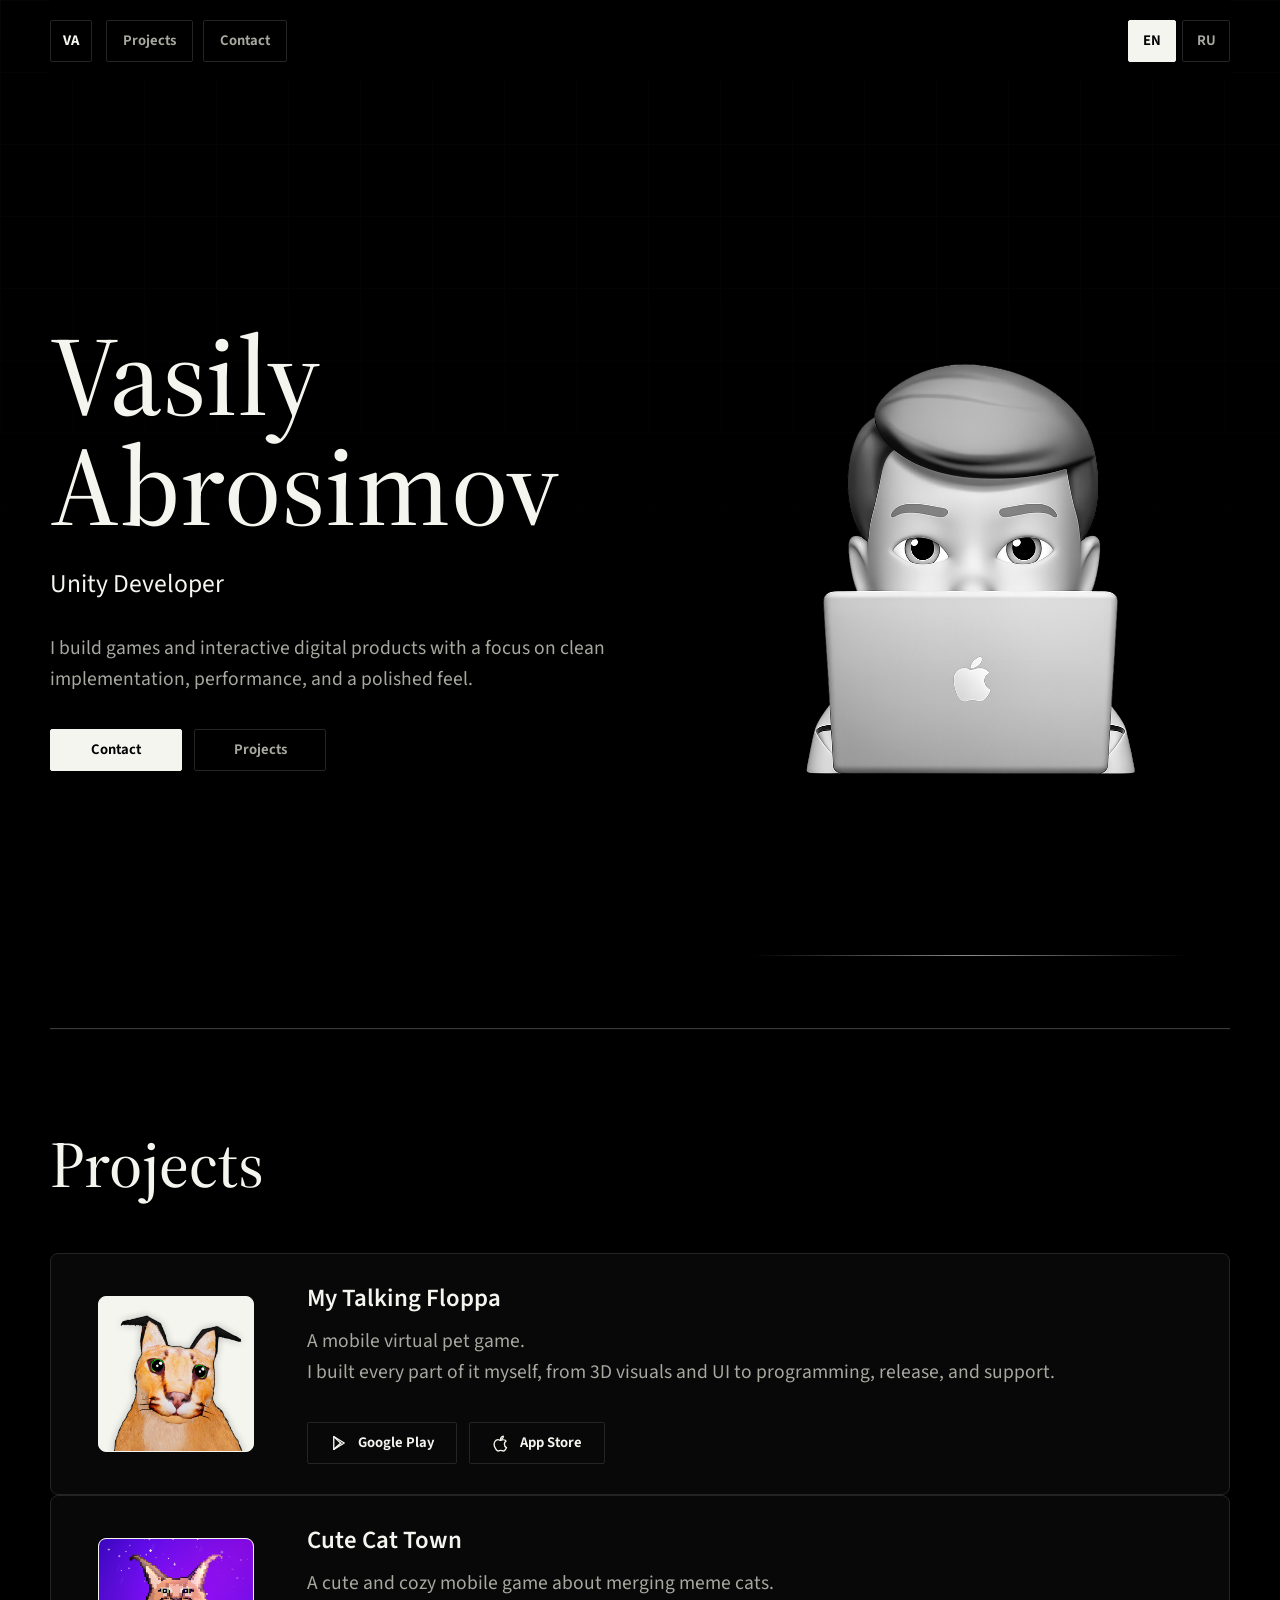
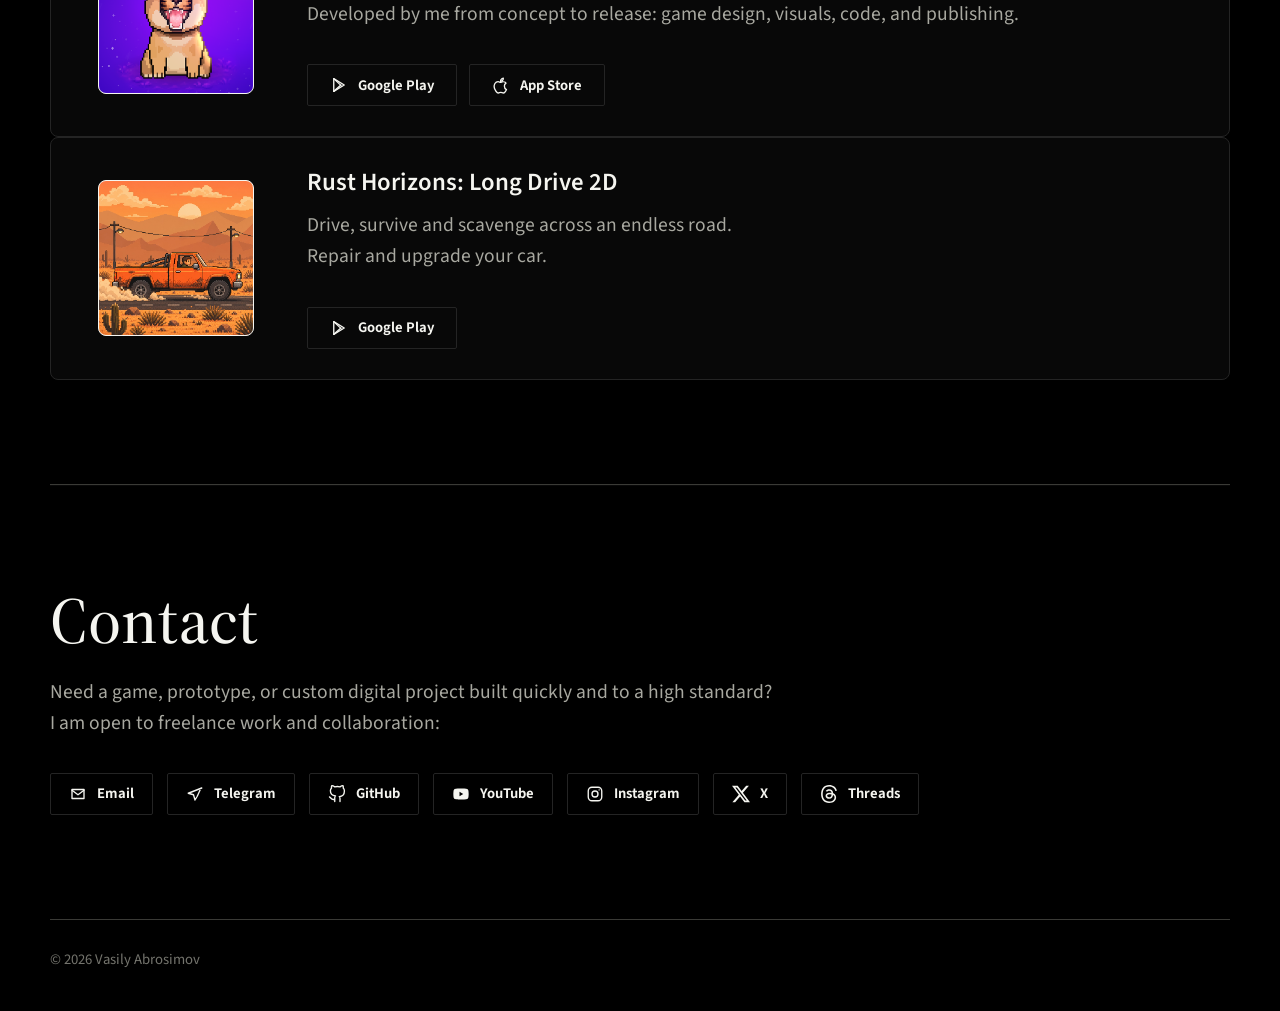
<file: index.html>
<!DOCTYPE html>
<html lang="en">

<head>
    <meta charset="UTF-8">
    <meta name="viewport" content="width=device-width, initial-scale=1">
    <meta name="robots" content="index, follow">
    <meta name="author" content="Vasily Abrosimov">
    <meta name="theme-color" content="#000000">

    <title>Vasily Abrosimov - Unity Developer, Indie Game Developer</title>
    <meta name="description"
        content="Portfolio of Vasily Abrosimov, a Unity Developer with 3+ years of experience in personal and freelance projects. Creator of My Talking Floppa.">
    <meta name="keywords"
        content="Vasily Abrosimov, Vasily Abrosimov Unity Developer, Unity Developer, Indie Game Developer, freelance Unity developer, My Talking Floppa, Василий Абросимов, Unity разработчик, инди разработчик игр">
    <link rel="canonical" href="https://pou1gray.github.io/">

    <meta property="og:type" content="website">
    <meta property="og:url" content="https://pou1gray.github.io/">
    <meta property="og:site_name" content="Vasily Abrosimov Portfolio">
    <meta property="og:title" content="Vasily Abrosimov - Unity Developer, Indie Game Developer">
    <meta property="og:description"
        content="Portfolio of Vasily Abrosimov, a Unity Developer with 3+ years of experience in personal and freelance projects. Creator of My Talking Floppa.">
    <meta property="og:image" content="https://pou1gray.github.io/Images/pfp.png">
    <meta property="og:locale" content="en_US">
    <meta property="og:locale:alternate" content="ru_RU">

    <meta name="twitter:card" content="summary_large_image">
    <meta name="twitter:title" content="Vasily Abrosimov - Unity Developer">
    <meta name="twitter:description"
        content="Unity Developer with 3+ years of experience in personal and freelance projects. Creator of My Talking Floppa.">
    <meta name="twitter:image" content="https://pou1gray.github.io/Images/pfp.png">

    <meta name="takprodam-verification" content="b39da166-6e10-49cf-9fef-00f9b2974aec">

    <link rel="preconnect" href="https://fonts.googleapis.com">
    <link rel="preconnect" href="https://fonts.gstatic.com" crossorigin>
    <link
        href="https://fonts.googleapis.com/css2?family=Source+Sans+3:wght@400;500;600;700&family=Source+Serif+4:opsz,wght@8..60,500;8..60,600;8..60,700&display=swap"
        rel="stylesheet">
    <link rel="preload" href="Images/pfp.png" as="image">
    <link rel="stylesheet" href="style.css">

    <script async src="https://www.googletagmanager.com/gtag/js?id=G-LXQWEV2T13"></script>
    <script>
        window.dataLayer = window.dataLayer || [];
        function gtag() { dataLayer.push(arguments); }
        gtag("js", new Date());
        gtag("config", "G-LXQWEV2T13");
    </script>

    <script type="application/ld+json">
        {
            "@context": "https://schema.org",
            "@graph": [
                {
                    "@type": "Person",
                    "@id": "https://pou1gray.github.io/#person",
                    "name": "Vasily Abrosimov",
                    "alternateName": "Василий Абросимов",
                    "url": "https://pou1gray.github.io/",
                    "image": "https://pou1gray.github.io/Images/pfp.png",
                    "jobTitle": "Unity Developer",
                    "knowsAbout": ["Unity", "C#", "Git", "HTML", "CSS", "JavaScript", "Game Development"],
                    "sameAs": [
                        "https://t.me/Poulgray",
                        "https://www.instagram.com/pou1gray/",
                        "https://www.youtube.com/@Poulgray",
                        "https://github.com/pou1gray",
                        "https://x.com/pou1gray",
                        "https://www.threads.com/@pou1gray"
                    ]
                },
                {
                    "@type": "WebSite",
                    "@id": "https://pou1gray.github.io/#website",
                    "url": "https://pou1gray.github.io/",
                    "name": "Vasily Abrosimov Portfolio",
                    "publisher": {
                        "@id": "https://pou1gray.github.io/#person"
                    },
                    "inLanguage": ["en", "ru"]
                },
                {
                    "@type": "SoftwareApplication",
                    "@id": "https://pou1gray.github.io/#my-talking-floppa",
                    "name": "My Talking Floppa",
                    "applicationCategory": "GameApplication",
                    "operatingSystem": "iOS, Android",
                    "creator": {
                        "@id": "https://pou1gray.github.io/#person"
                    },
                    "url": "https://pou1gray.github.io/",
                    "sameAs": [
                        "https://play.google.com/store/apps/details?id=com.abrosimov.mytalkingfloppa",
                        "https://apps.apple.com/app/my-talking-floppa-virtual-pet/id6476065169"
                    ]
                },
                {
                    "@type": "SoftwareApplication",
                    "@id": "https://pou1gray.github.io/#cute-cat-town",
                    "name": "Cute Cat Town",
                    "applicationCategory": "GameApplication",
                    "operatingSystem": "iOS, Android",
                    "creator": {
                        "@id": "https://pou1gray.github.io/#person"
                    },
                    "url": "https://pou1gray.github.io/",
                    "sameAs": [
                        "https://play.google.com/store/apps/details?id=com.abrosimov.mergecats.game",
                        "https://apps.apple.com/us/app/cute-cat-town-merge-puzzle/id6774950783"
                    ]
                },
                {
                    "@type": "SoftwareApplication",
                    "@id": "https://pou1gray.github.io/#rust-horizons-long-drive-2d",
                    "name": "Rust Horizons: Long Drive 2D",
                    "applicationCategory": "GameApplication",
                    "operatingSystem": "Android",
                    "creator": {
                        "@id": "https://pou1gray.github.io/#person"
                    },
                    "url": "https://pou1gray.github.io/",
                    "sameAs": [
                        "https://play.google.com/store/apps/details?id=com.abrosimov.rust.horizons.drive.game"
                    ]
                }
            ]
        }
    </script>
</head>

<body>
    <header class="site-header">
        <a class="logo" href="#top" aria-label="Vasily Abrosimov home">VA</a>
        <nav class="nav" aria-label="Primary navigation">
            <a href="#projects" data-i18n="navProjects">Projects</a>
            <a href="#contact" data-i18n="navContact">Contact</a>
        </nav>
        <div class="language-switcher" aria-label="Language switcher">
            <button class="language-button is-active" type="button" data-lang="en" aria-pressed="true">EN</button>
            <button class="language-button" type="button" data-lang="ru" aria-pressed="false">RU</button>
        </div>
    </header>

    <main id="top">
        <section class="hero" aria-labelledby="hero-title">
            <div class="hero-content">
                <h1 id="hero-title">Vasily Abrosimov</h1>
                <p class="hero-role">Unity Developer</p>
                <p class="hero-text" data-i18n="heroText">
                    I build games and interactive digital products with a focus on clean implementation, performance,
                    and a polished feel.
                </p>
                <div class="hero-actions">
                    <a class="button button-primary" href="#contact" data-i18n="contactButton">Contact</a>
                    <a class="button button-secondary" href="#projects" data-i18n="projectsButton">Projects</a>
                </div>
            </div>
            <div class="hero-visual" aria-hidden="true">
                <img src="Images/pfp.png" alt="" width="820" height="820">
            </div>
        </section>

        <section class="section" id="projects" aria-labelledby="projects-title">
            <div class="section-heading">
                <h2 id="projects-title" data-i18n="projectsTitle">Projects</h2>
            </div>
            <article class="project">
                <div class="project-media">
                    <img src="Images/icon_mytalkingfloppa.png"
                        alt="My Talking Floppa app icon" width="160" height="160" loading="lazy">
                </div>
                <div class="project-content">
                    <h3 class="project-title">My Talking Floppa</h3>
                    <p data-i18n-html="projectText">
                        A mobile virtual pet game.<br>
                        I built every part of it myself, from 3D visuals and UI to programming, release, and support.
                    </p>
                    <div class="project-links">
                        <a class="button button-secondary"
                            href="https://play.google.com/store/apps/details?id=com.abrosimov.mytalkingfloppa"
                            target="_blank" rel="noopener noreferrer" aria-label="Google Play">
                            <svg aria-hidden="true" viewBox="0 0 24 24">
                                <path d="M5 3.5v17l14-8.5z"></path>
                                <path d="m5 3.5 9.5 9"></path>
                                <path d="M5 20.5 14.5 12"></path>
                            </svg>
                            Google Play
                        </a>
                        <a class="button button-secondary"
                            href="https://apps.apple.com/app/my-talking-floppa-virtual-pet/id6476065169"
                            target="_blank" rel="noopener noreferrer" aria-label="App Store">
                            <svg aria-hidden="true" viewBox="0 0 24 24">
                                <path
                                    d="M16.5 13.2c0-2.5 2.1-3.7 2.2-3.8-1.2-1.7-3-1.9-3.6-1.9-1.5-.2-2.9.9-3.7.9s-2-.9-3.3-.9c-1.7 0-3.3 1-4.2 2.5-1.8 3.1-.5 7.7 1.3 10.2.9 1.2 1.9 2.6 3.2 2.5 1.3-.1 1.8-.8 3.3-.8s2 .8 3.4.8c1.4 0 2.3-1.2 3.1-2.5.7-1 1-2 1.1-2.1-.1-.1-2.8-1.1-2.8-4.9z">
                                </path>
                                <path d="M14.1 5.8c.7-.8 1.1-1.9 1-3-.9.1-2 .6-2.6 1.4-.6.7-1.2 1.8-1 2.8 1 .1 2-.5 2.6-1.2z"></path>
                            </svg>
                            App Store
                        </a>
                    </div>
                </div>
            </article>
            <article class="project">
                <div class="project-media">
                    <img src="Images/icon_cutecattown.png"
                        alt="Cute Cat Town app icon" width="160" height="160" loading="lazy">
                </div>
                <div class="project-content">
                    <h3 class="project-title">Cute Cat Town</h3>
                    <p data-i18n-html="projectTextCuteCatTown">
                        A cute and cozy mobile game about merging meme cats.<br>
                        Developed by me from concept to release: game design, visuals, code, and publishing.
                    </p>
                    <div class="project-links">
                        <a class="button button-secondary"
                            href="https://play.google.com/store/apps/details?id=com.abrosimov.mergecats.game"
                            target="_blank" rel="noopener noreferrer" aria-label="Google Play">
                            <svg aria-hidden="true" viewBox="0 0 24 24">
                                <path d="M5 3.5v17l14-8.5z"></path>
                                <path d="m5 3.5 9.5 9"></path>
                                <path d="M5 20.5 14.5 12"></path>
                            </svg>
                            Google Play
                        </a>
                        <a class="button button-secondary"
                            href="https://apps.apple.com/us/app/cute-cat-town-merge-puzzle/id6774950783"
                            target="_blank" rel="noopener noreferrer" aria-label="App Store">
                            <svg aria-hidden="true" viewBox="0 0 24 24">
                                <path
                                    d="M16.5 13.2c0-2.5 2.1-3.7 2.2-3.8-1.2-1.7-3-1.9-3.6-1.9-1.5-.2-2.9.9-3.7.9s-2-.9-3.3-.9c-1.7 0-3.3 1-4.2 2.5-1.8 3.1-.5 7.7 1.3 10.2.9 1.2 1.9 2.6 3.2 2.5 1.3-.1 1.8-.8 3.3-.8s2 .8 3.4.8c1.4 0 2.3-1.2 3.1-2.5.7-1 1-2 1.1-2.1-.1-.1-2.8-1.1-2.8-4.9z">
                                </path>
                                <path d="M14.1 5.8c.7-.8 1.1-1.9 1-3-.9.1-2 .6-2.6 1.4-.6.7-1.2 1.8-1 2.8 1 .1 2-.5 2.6-1.2z"></path>
                            </svg>
                            App Store
                        </a>
                    </div>
                </div>
            </article>
            <article class="project">
                <div class="project-media">
                    <img src="Images/icon_rusthorizons.png"
                        alt="Rust Horizons: Long Drive 2D app icon" width="160" height="160" loading="lazy">
                </div>
                <div class="project-content">
                    <h3 class="project-title">Rust Horizons: Long Drive 2D</h3>
                    <p data-i18n-html="projectTextRustHorizons">
                        Drive, survive and scavenge across an endless road.<br>
                        Repair and upgrade your car.
                    </p>
                    <div class="project-links">
                        <a class="button button-secondary"
                            href="https://play.google.com/store/apps/details?id=com.abrosimov.rust.horizons.drive.game"
                            target="_blank" rel="noopener noreferrer" aria-label="Google Play">
                            <svg aria-hidden="true" viewBox="0 0 24 24">
                                <path d="M5 3.5v17l14-8.5z"></path>
                                <path d="m5 3.5 9.5 9"></path>
                                <path d="M5 20.5 14.5 12"></path>
                            </svg>
                            Google Play
                        </a>
                    </div>
                </div>
            </article>
        </section>

        <section class="section contact" id="contact" aria-label="Contact">
            <p class="section-label" data-i18n="contactLabel">Contact</p>
            <p data-i18n-html="contactText">
                Need a game, prototype, or custom digital project built quickly and to a high standard?<br>
                I am open to freelance work and collaboration:
            </p>
            <div class="contact-links" aria-label="Contact links">
                <a href="mailto:poulgray63@gmail.com" aria-label="Email">
                    <svg aria-hidden="true" viewBox="0 0 24 24">
                        <path d="M4 6h16v12H4z"></path>
                        <path d="m4 7 8 6 8-6"></path>
                    </svg>
                    Email
                </a>
                <a href="https://t.me/Poulgray" target="_blank" rel="noopener noreferrer" aria-label="Telegram">
                    <svg aria-hidden="true" viewBox="0 0 24 24">
                        <path d="M21 4 3 11l7 2 2 7 3-5 5-11z"></path>
                    </svg>
                    Telegram
                </a>
                <a href="https://github.com/pou1gray" target="_blank" rel="noopener noreferrer" aria-label="GitHub">
                    <svg aria-hidden="true" viewBox="0 0 24 24">
                        <path
                            d="M9 19c-5 1.5-5-2.5-7-3m14 6v-3.9a3.4 3.4 0 0 0-1-2.6c3.3-.4 6.8-1.6 6.8-7A5.4 5.4 0 0 0 20.3 4 5 5 0 0 0 20 1s-1.2-.4-4 1.5a13.4 13.4 0 0 0-7 0C6.2.6 5 1 5 1a5 5 0 0 0-.3 3A5.4 5.4 0 0 0 3.2 7.5c0 5.4 3.5 6.6 6.8 7a3.4 3.4 0 0 0-1 2.6V22">
                        </path>
                    </svg>
                    GitHub
                </a>
                <a href="https://www.youtube.com/@Poulgray" target="_blank" rel="noopener noreferrer"
                    aria-label="YouTube">
                    <svg aria-hidden="true" viewBox="0 0 24 24">
                        <path d="M22 8.5s-.2-1.7-.9-2.4c-.9-.9-1.8-.9-2.3-1C15.6 4.8 12 4.8 12 4.8s-3.6 0-6.8.3c-.5.1-1.5.1-2.3 1C2.2 6.8 2 8.5 2 8.5S1.8 10.5 1.8 12 2 15.5 2 15.5s.2 1.7.9 2.4c.9.9 2 .9 2.5 1 1.8.2 6.6.3 6.6.3s3.6 0 6.8-.3c.5-.1 1.5-.1 2.3-1 .7-.7.9-2.4.9-2.4s.2-2 .2-3.5-.2-3.5-.2-3.5z"></path>
                        <path d="m10 9 5 3-5 3z"></path>
                    </svg>
                    YouTube
                </a>
                <a href="https://www.instagram.com/pou1gray/" target="_blank" rel="noopener noreferrer"
                    aria-label="Instagram">
                    <svg aria-hidden="true" viewBox="0 0 24 24">
                        <rect x="3" y="3" width="18" height="18" rx="5"></rect>
                        <circle cx="12" cy="12" r="4"></circle>
                        <path d="M17.5 6.5h.01"></path>
                    </svg>
                    Instagram
                </a>
                <a href="https://x.com/pou1gray" target="_blank" rel="noopener noreferrer" aria-label="X">
                    <svg class="icon-fill" aria-hidden="true" viewBox="0 0 24 24">
                        <path d="M18.901 1.153h3.68l-8.04 9.19L24 22.846h-7.406l-5.8-7.584-6.638 7.584H.474l8.6-9.83L0 1.154h7.594l5.243 6.932ZM17.61 20.644h2.039L6.486 3.24H4.298Z"></path>
                    </svg>
                    X
                </a>
                <a href="https://www.threads.com/@pou1gray" target="_blank" rel="noopener noreferrer"
                    aria-label="Threads">
                    <svg class="icon-fill" aria-hidden="true" viewBox="0 0 24 24">
                        <path d="M12.186 24h-.007c-3.581-.024-6.334-1.205-8.184-3.509C2.35 18.44 1.5 15.586 1.472 12.01v-.017c.03-3.579.879-6.43 2.525-8.482C5.845 1.205 8.6.024 12.18 0h.014c2.746.02 5.043.725 6.826 2.098 1.677 1.29 2.858 3.13 3.509 5.467l-2.04.569c-1.104-3.96-3.898-5.984-8.304-6.015-2.91.022-5.11.936-6.54 2.717C4.307 6.504 3.616 8.914 3.589 12c.027 3.086.718 5.496 2.057 7.164 1.43 1.783 3.631 2.698 6.54 2.717 2.623-.02 4.358-.631 5.8-2.045 1.647-1.613 1.618-3.593 1.09-4.798-.31-.71-.873-1.3-1.634-1.75-.192 1.352-.622 2.446-1.284 3.272-.886 1.102-2.14 1.704-3.73 1.79-1.202.065-2.361-.218-3.259-.801-1.063-.689-1.685-1.74-1.752-2.964-.065-1.19.408-2.285 1.33-3.082.88-.76 2.119-1.207 3.583-1.291a13.853 13.853 0 0 1 3.02.142c-.126-.742-.375-1.332-.75-1.757-.513-.586-1.308-.883-2.359-.89h-.029c-.844 0-1.992.232-2.721 1.32L7.734 7.847c.98-1.454 2.568-2.256 4.478-2.256h.044c3.194.02 5.097 1.975 5.287 5.388.108.046.216.094.321.142 1.49.7 2.58 1.761 3.154 3.07.797 1.82.871 4.79-1.548 7.158-1.85 1.81-4.094 2.628-7.277 2.65Zm1.003-11.69c-.242 0-.487.007-.739.021-1.836.103-2.98.946-2.916 2.143.067 1.256 1.452 1.839 2.784 1.767 1.224-.065 2.818-.543 3.086-3.71a10.5 10.5 0 0 0-2.215-.221z"></path>
                    </svg>
                    Threads
                </a>
            </div>
        </section>
    </main>

    <footer class="footer">
        <p>© 2026 Vasily Abrosimov</p>
    </footer>

    <span hidden>fni5mxc7hfey78z4</span>
    <span hidden>gzp9jy4xn6iet6lp</span>

    <script>
        const translations = {
            en: {
                pageTitle: "Vasily Abrosimov - Unity Developer, Indie Game Developer",
                pageDescription: "Portfolio of Vasily Abrosimov, a Unity Developer with 3+ years of experience in personal and freelance projects. Creator of My Talking Floppa.",
                navProjects: "Projects",
                navContact: "Contact",
                heroText: "I build games and interactive digital products with a focus on clean implementation, performance, and a polished feel.",
                projectsButton: "Projects",
                contactButton: "Contact",
                projectsTitle: "Projects",
                projectText: "A mobile virtual pet game.<br>I built every part of it myself, from 3D visuals and UI to programming, release, and support.",
                projectTextCuteCatTown: "A cute and cozy mobile game about merging meme cats.<br>Developed by me from concept to release: game design, visuals, code, and publishing.",
                projectTextRustHorizons: "Drive, survive and scavenge across an endless road.<br>Repair and upgrade your car.",
                contactLabel: "Contact",
                contactText: "Need a game, prototype, or custom digital project built quickly and to a high standard?<br>I am open to freelance work and collaboration:"
            },
            ru: {
                pageTitle: "Vasily Abrosimov - Unity Developer, инди-разработчик игр",
                pageDescription: "Личный сайт Василия Абросимова, Unity Developer с опытом более 3 лет в личных и фриланс-проектах. Создатель My Talking Floppa.",
                navProjects: "Проекты",
                navContact: "Контакты",
                heroText: "Создаю игры и интерактивные цифровые продукты с вниманием к качеству реализации, производительности и общему ощущению от продукта.",
                projectsButton: "Проекты",
                contactButton: "Связаться",
                projectsTitle: "Проекты",
                projectText: "Мобильная игра про уход за виртуальным питомцем.<br>Я полностью реализовал проект сам: от 3D-графики и интерфейса до программирования, релиза и поддержки.",
                projectTextCuteCatTown: "Милая и уютная мобильная игра про объединение мемных котиков.<br>Полностью разработана мной: геймдизайн, визуал, код и публикация.",
                projectTextRustHorizons: "Езжай, выживай и собирай ресурсы на бесконечной дороге.<br>Чини и улучшай свою машину.",
                contactLabel: "Контакты",
                contactText: "Нужна игра, прототип или цифровой проект, сделанный быстро и качественно?<br>Я открыт к фриланс-заказам и сотрудничеству:"
            }
        };

        const metaDescription = document.querySelector('meta[name="description"]');
        const languageButtons = document.querySelectorAll(".language-button");
        const translatableElements = document.querySelectorAll("[data-i18n]");
        const translatableHtmlElements = document.querySelectorAll("[data-i18n-html]");

        function setLanguage(language) {
            const dictionary = translations[language];

            document.documentElement.lang = language;
            document.title = dictionary.pageTitle;
            metaDescription.setAttribute("content", dictionary.pageDescription);

            translatableElements.forEach((element) => {
                const key = element.getAttribute("data-i18n");
                element.textContent = dictionary[key];
            });

            translatableHtmlElements.forEach((element) => {
                const key = element.getAttribute("data-i18n-html");
                element.innerHTML = dictionary[key];
            });

            languageButtons.forEach((button) => {
                const isActive = button.dataset.lang === language;
                button.classList.toggle("is-active", isActive);
                button.setAttribute("aria-pressed", String(isActive));
            });

            localStorage.setItem("portfolio-language", language);
        }

        languageButtons.forEach((button) => {
            button.addEventListener("click", () => setLanguage(button.dataset.lang));
        });

        const savedLanguage = localStorage.getItem("portfolio-language");
        const browserLanguage = navigator.language && navigator.language.startsWith("ru") ? "ru" : "en";
        setLanguage(savedLanguage || browserLanguage);
    </script>
</body>

</html>
</file>
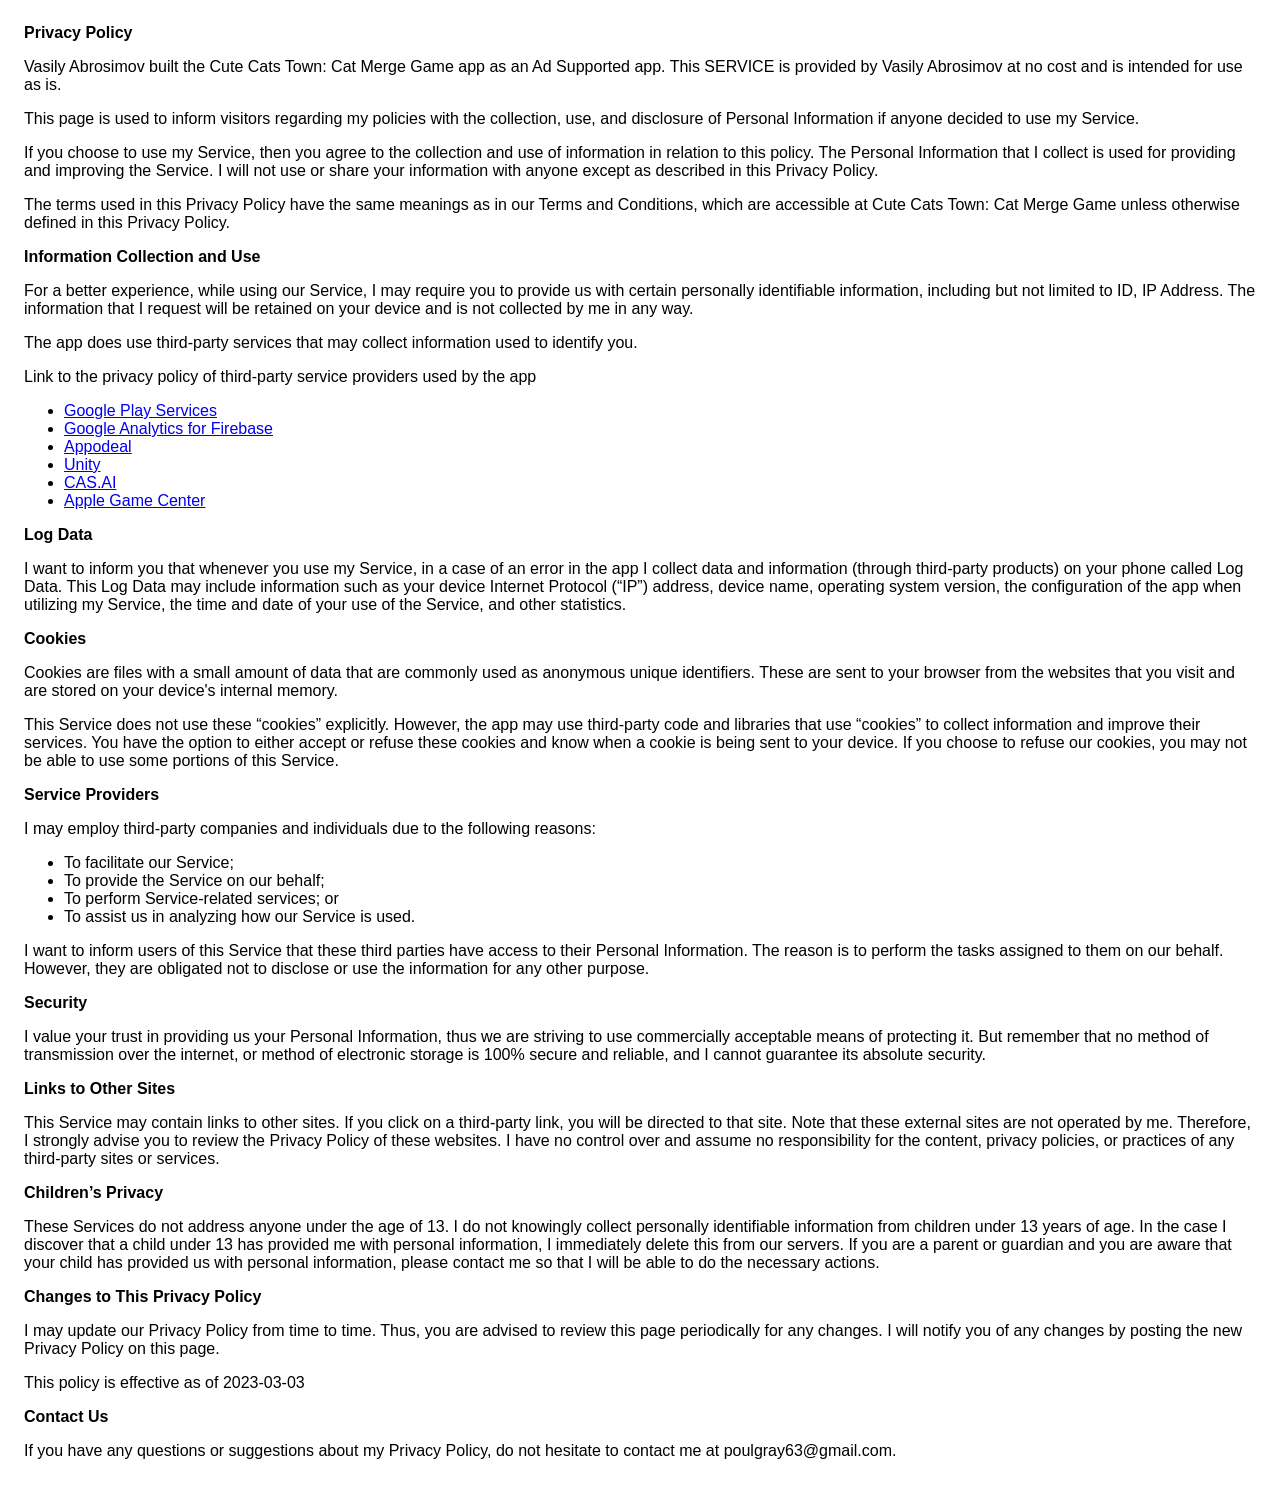
<file: CuteCatsTown/privacy_policy.html>
<!DOCTYPE html>
<html>

<head>
  <meta charset='utf-8'>
  <meta name='viewport' content='width=device-width'>
  <title>Privacy Policy</title>
  <style>
    body {
      font-family: 'Helvetica Neue', Helvetica, Arial, sans-serif;
      padding: 1em;
    }
  </style>
</head>

<body>
  <strong>Privacy Policy</strong>
  <p>
    Vasily Abrosimov built the Cute Cats Town: Cat Merge Game app as
    an Ad Supported app. This SERVICE is provided by
    Vasily Abrosimov at no cost and is intended for use as
    is.
  </p>
  <p>
    This page is used to inform visitors regarding my
    policies with the collection, use, and disclosure of Personal
    Information if anyone decided to use my Service.
  </p>
  <p>
    If you choose to use my Service, then you agree to
    the collection and use of information in relation to this
    policy. The Personal Information that I collect is
    used for providing and improving the Service. I will not use or share your information with
    anyone except as described in this Privacy Policy.
  </p>
  <p>
    The terms used in this Privacy Policy have the same meanings
    as in our Terms and Conditions, which are accessible at
    Cute Cats Town: Cat Merge Game unless otherwise defined in this Privacy Policy.
  </p>
  <p><strong>Information Collection and Use</strong></p>
  <p>
    For a better experience, while using our Service, I
    may require you to provide us with certain personally
    identifiable information, including but not limited to ID, IP Address. The information that
    I request will be retained on your device and is not collected by me in any way.
  </p>
  <div>
    <p>
      The app does use third-party services that may collect
      information used to identify you.
    </p>
    <p>
      Link to the privacy policy of third-party service providers used
      by the app
    </p>
    <ul>
      <li><a href="https://www.google.com/policies/privacy/" target="_blank" rel="noopener noreferrer">Google Play
          Services</a></li><!---->
      <li><a href="https://firebase.google.com/policies/analytics" target="_blank" rel="noopener noreferrer">Google
          Analytics for Firebase</a></li><!----><!----><!----><!----><!----><!---->
      <li><a href="https://www.appodeal.com/home/privacy-policy/" target="_blank" rel="noopener noreferrer">Appodeal</a>
      </li><!---->
      <li><a href="https://unity3d.com/legal/privacy-policy" target="_blank" rel="noopener noreferrer">Unity</a></li>
      <li><a href="https://cas.ai/privacy-policy-3/" target="_blank" rel="noopener noreferrer">CAS.AI</a></li>
      <li><a href="https://www.apple.com/legal/privacy/data/en/game-center/" target="_blank" rel="noopener noreferrer">Apple Game Center</a></li>
      <!----><!----><!----><!----><!----><!----><!----><!----><!----><!----><!----><!----><!----><!----><!----><!---->
    </ul>
  </div>
  <p><strong>Log Data</strong></p>
  <p>
    I want to inform you that whenever you
    use my Service, in a case of an error in the app
    I collect data and information (through third-party
    products) on your phone called Log Data. This Log Data may
    include information such as your device Internet Protocol
    (“IP”) address, device name, operating system version, the
    configuration of the app when utilizing my Service,
    the time and date of your use of the Service, and other
    statistics.
  </p>
  <p><strong>Cookies</strong></p>
  <p>
    Cookies are files with a small amount of data that are
    commonly used as anonymous unique identifiers. These are sent
    to your browser from the websites that you visit and are
    stored on your device's internal memory.
  </p>
  <p>
    This Service does not use these “cookies” explicitly. However,
    the app may use third-party code and libraries that use
    “cookies” to collect information and improve their services.
    You have the option to either accept or refuse these cookies
    and know when a cookie is being sent to your device. If you
    choose to refuse our cookies, you may not be able to use some
    portions of this Service.
  </p>
  <p><strong>Service Providers</strong></p>
  <p>
    I may employ third-party companies and
    individuals due to the following reasons:
  </p>
  <ul>
    <li>To facilitate our Service;</li>
    <li>To provide the Service on our behalf;</li>
    <li>To perform Service-related services; or</li>
    <li>To assist us in analyzing how our Service is used.</li>
  </ul>
  <p>
    I want to inform users of this Service
    that these third parties have access to their Personal
    Information. The reason is to perform the tasks assigned to
    them on our behalf. However, they are obligated not to
    disclose or use the information for any other purpose.
  </p>
  <p><strong>Security</strong></p>
  <p>
    I value your trust in providing us your
    Personal Information, thus we are striving to use commercially
    acceptable means of protecting it. But remember that no method
    of transmission over the internet, or method of electronic
    storage is 100% secure and reliable, and I cannot
    guarantee its absolute security.
  </p>
  <p><strong>Links to Other Sites</strong></p>
  <p>
    This Service may contain links to other sites. If you click on
    a third-party link, you will be directed to that site. Note
    that these external sites are not operated by me.
    Therefore, I strongly advise you to review the
    Privacy Policy of these websites. I have
    no control over and assume no responsibility for the content,
    privacy policies, or practices of any third-party sites or
    services.
  </p>
  <p><strong>Children’s Privacy</strong></p>
  <div>
    <p>
      These Services do not address anyone under the age of 13.
      I do not knowingly collect personally
      identifiable information from children under 13 years of age. In the case
      I discover that a child under 13 has provided
      me with personal information, I immediately
      delete this from our servers. If you are a parent or guardian
      and you are aware that your child has provided us with
      personal information, please contact me so that
      I will be able to do the necessary actions.
    </p>
  </div> <!---->
  <p><strong>Changes to This Privacy Policy</strong></p>
  <p>
    I may update our Privacy Policy from
    time to time. Thus, you are advised to review this page
    periodically for any changes. I will
    notify you of any changes by posting the new Privacy Policy on
    this page.
  </p>
  <p>This policy is effective as of 2023-03-03</p>
  <p><strong>Contact Us</strong></p>
  <p>
    If you have any questions or suggestions about my
    Privacy Policy, do not hesitate to contact me at poulgray63@gmail.com.
</body>

</html>
</file>
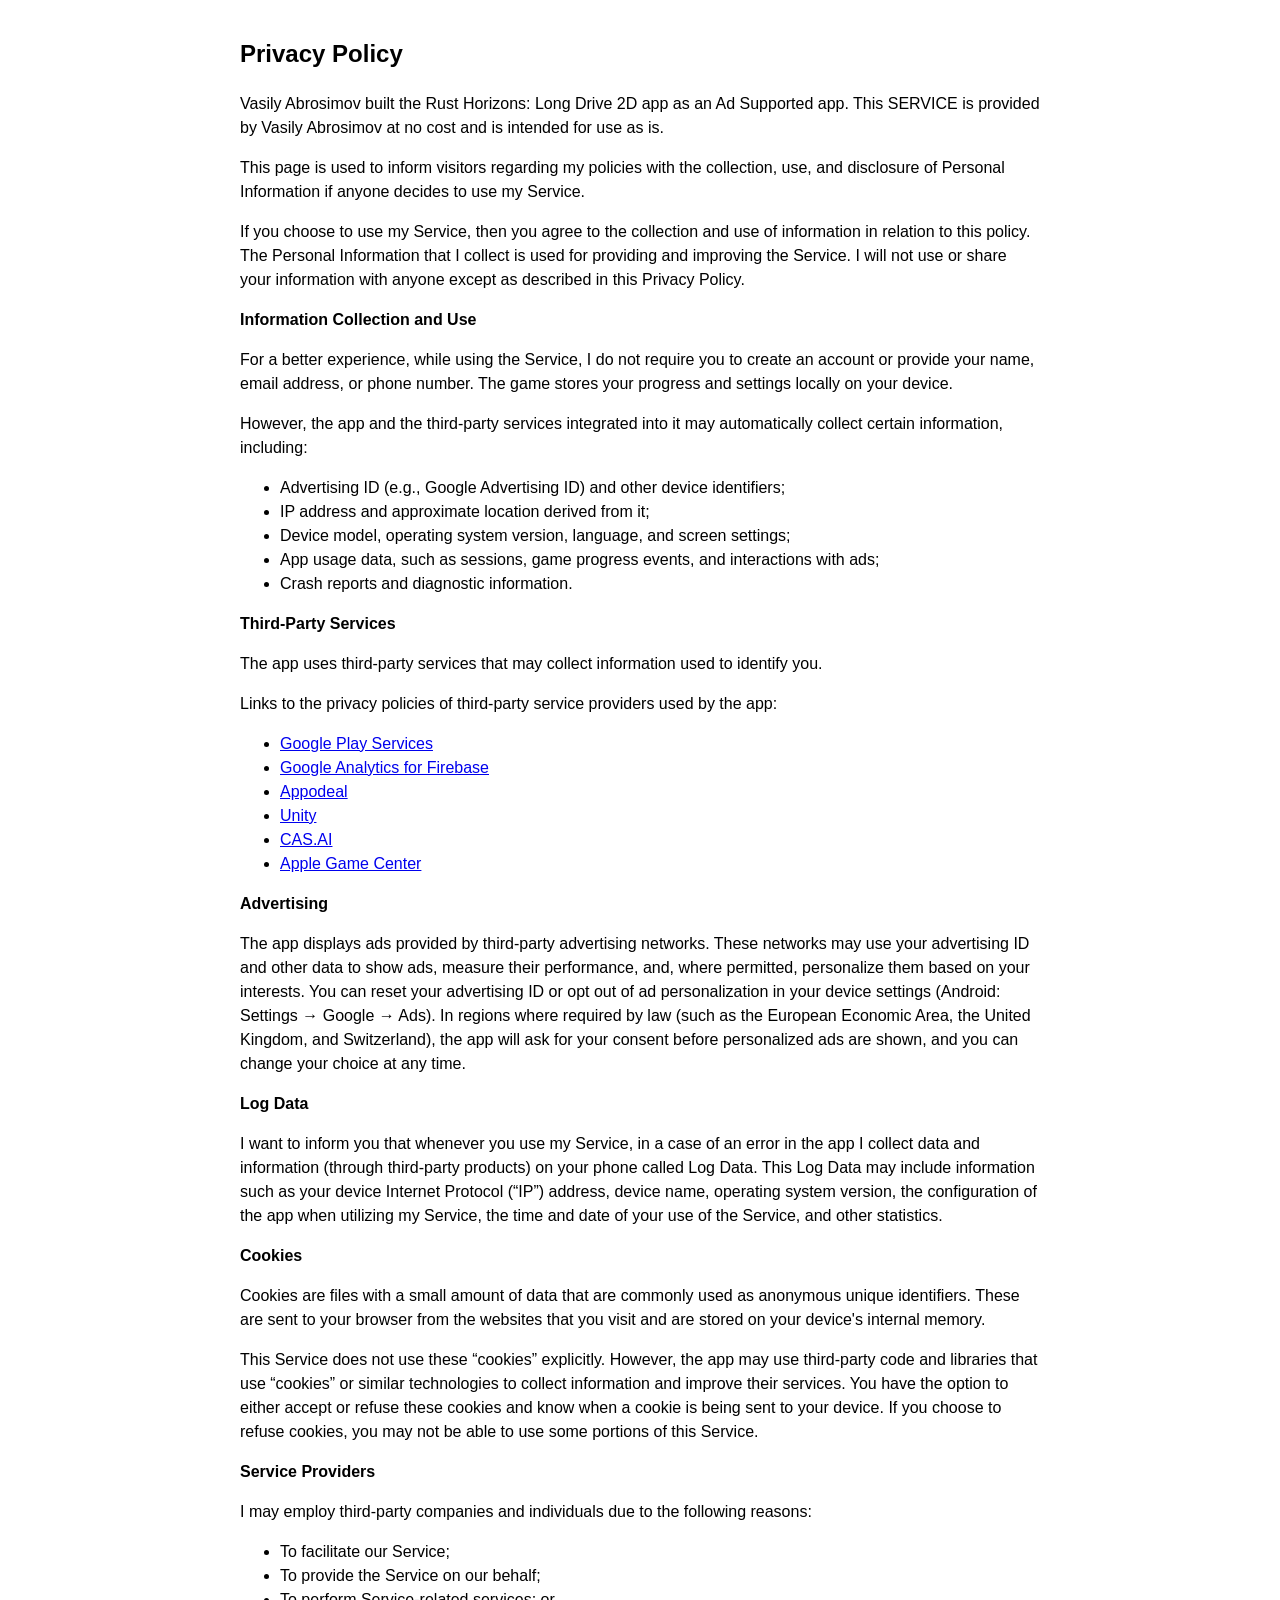
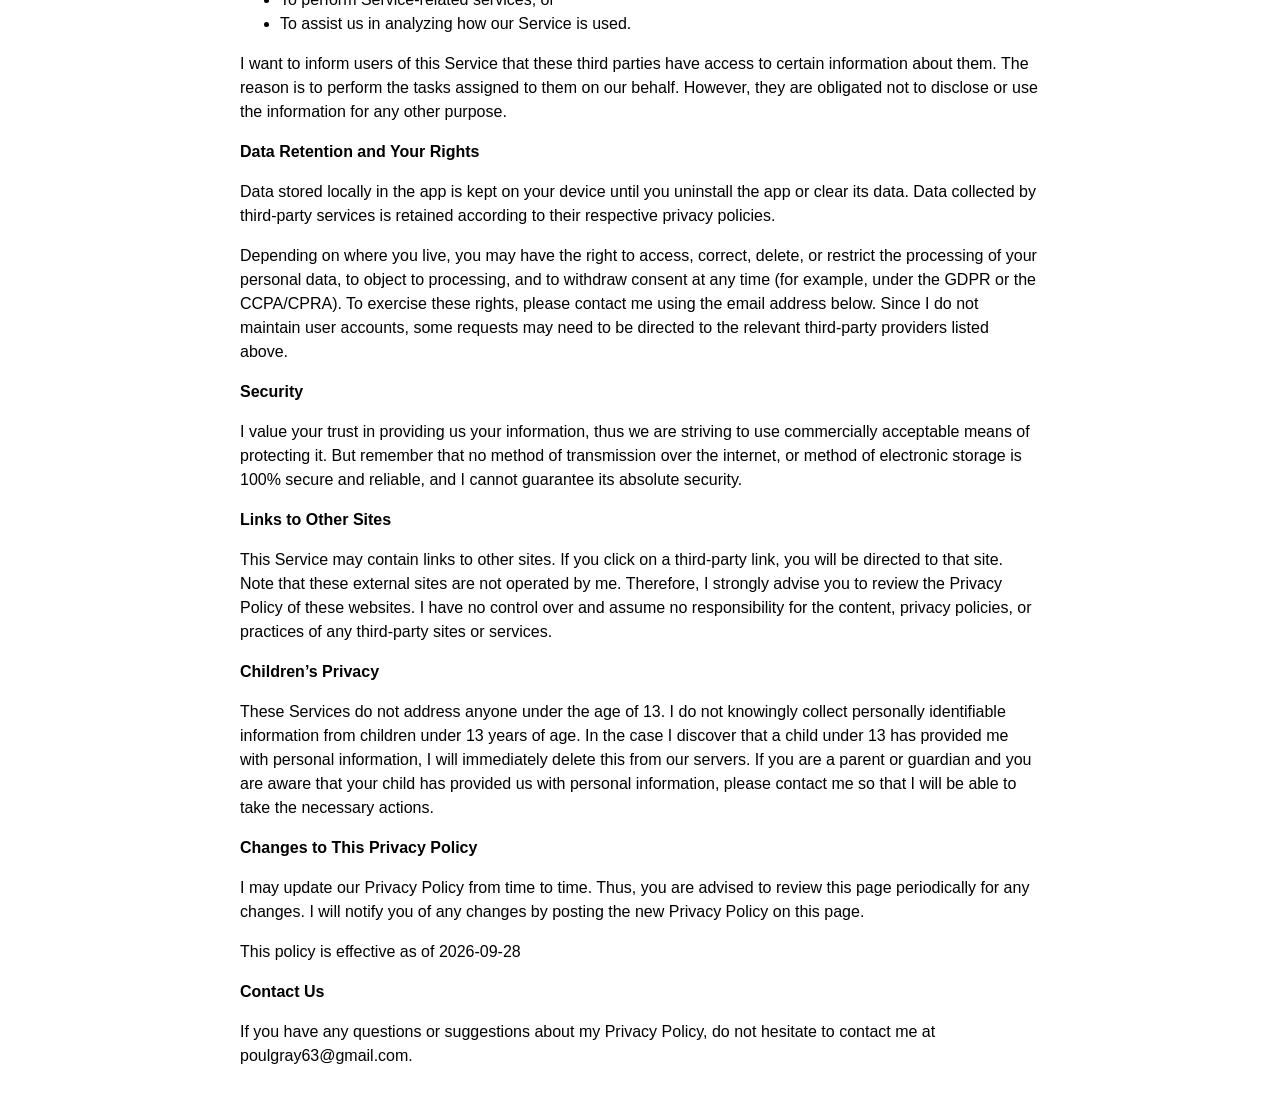
<file: RustHorizons/privacy_policy.html>
<!DOCTYPE html>
<html>

<head>
  <meta charset='utf-8'>
  <meta name='viewport' content='width=device-width'>
  <title>Privacy Policy - Rust Horizons: Long Drive 2D</title>
  <style>
    body {
      font-family: 'Helvetica Neue', Helvetica, Arial, sans-serif;
      padding: 1em;
      max-width: 800px;
      margin: 0 auto;
      line-height: 1.5;
    }
  </style>
</head>

<body>
  <h2>Privacy Policy</h2>
  <p>
    Vasily Abrosimov built the Rust Horizons: Long Drive 2D app as
    an Ad Supported app. This SERVICE is provided by
    Vasily Abrosimov at no cost and is intended for use as
    is.
  </p>
  <p>
    This page is used to inform visitors regarding my
    policies with the collection, use, and disclosure of Personal
    Information if anyone decides to use my Service.
  </p>
  <p>
    If you choose to use my Service, then you agree to
    the collection and use of information in relation to this
    policy. The Personal Information that I collect is
    used for providing and improving the Service. I will not use or share your information with
    anyone except as described in this Privacy Policy.
  </p>

  <p><strong>Information Collection and Use</strong></p>
  <p>
    For a better experience, while using the Service, I do not require you to
    create an account or provide your name, email address, or phone number.
    The game stores your progress and settings locally on your device.
  </p>
  <p>
    However, the app and the third-party services integrated into it may automatically
    collect certain information, including:
  </p>
  <ul>
    <li>Advertising ID (e.g., Google Advertising ID) and other device identifiers;</li>
    <li>IP address and approximate location derived from it;</li>
    <li>Device model, operating system version, language, and screen settings;</li>
    <li>App usage data, such as sessions, game progress events, and interactions with ads;</li>
    <li>Crash reports and diagnostic information.</li>
  </ul>

  <p><strong>Third-Party Services</strong></p>
  <p>
    The app uses third-party services that may collect
    information used to identify you.
  </p>
  <p>
    Links to the privacy policies of third-party service providers used
    by the app:
  </p>
  <ul>
    <li><a href="https://www.google.com/policies/privacy/" target="_blank" rel="noopener noreferrer">Google Play
        Services</a></li>
    <li><a href="https://firebase.google.com/policies/analytics" target="_blank" rel="noopener noreferrer">Google
        Analytics for Firebase</a></li>
    <li><a href="https://www.appodeal.com/home/privacy-policy/" target="_blank" rel="noopener noreferrer">Appodeal</a></li>
    <li><a href="https://unity3d.com/legal/privacy-policy" target="_blank" rel="noopener noreferrer">Unity</a></li>
    <li><a href="https://cas.ai/privacy-policy-3/" target="_blank" rel="noopener noreferrer">CAS.AI</a></li>
    <li><a href="https://www.apple.com/legal/privacy/data/en/game-center/" target="_blank" rel="noopener noreferrer">Apple Game Center</a></li>
  </ul>

  <p><strong>Advertising</strong></p>
  <p>
    The app displays ads provided by third-party advertising networks. These networks may use
    your advertising ID and other data to show ads, measure their performance, and,
    where permitted, personalize them based on your interests. You can reset your advertising ID
    or opt out of ad personalization in your device settings (Android: Settings &rarr; Google &rarr;
    Ads). In regions where required by law (such as the European Economic Area, the United Kingdom,
    and Switzerland), the app will ask for your consent before personalized ads are shown, and you can
    change your choice at any time.
  </p>

  <p><strong>Log Data</strong></p>
  <p>
    I want to inform you that whenever you
    use my Service, in a case of an error in the app
    I collect data and information (through third-party
    products) on your phone called Log Data. This Log Data may
    include information such as your device Internet Protocol
    (&ldquo;IP&rdquo;) address, device name, operating system version, the
    configuration of the app when utilizing my Service,
    the time and date of your use of the Service, and other
    statistics.
  </p>

  <p><strong>Cookies</strong></p>
  <p>
    Cookies are files with a small amount of data that are
    commonly used as anonymous unique identifiers. These are sent
    to your browser from the websites that you visit and are
    stored on your device's internal memory.
  </p>
  <p>
    This Service does not use these &ldquo;cookies&rdquo; explicitly. However,
    the app may use third-party code and libraries that use
    &ldquo;cookies&rdquo; or similar technologies to collect information and improve their services.
    You have the option to either accept or refuse these cookies
    and know when a cookie is being sent to your device. If you
    choose to refuse cookies, you may not be able to use some
    portions of this Service.
  </p>

  <p><strong>Service Providers</strong></p>
  <p>
    I may employ third-party companies and
    individuals due to the following reasons:
  </p>
  <ul>
    <li>To facilitate our Service;</li>
    <li>To provide the Service on our behalf;</li>
    <li>To perform Service-related services; or</li>
    <li>To assist us in analyzing how our Service is used.</li>
  </ul>
  <p>
    I want to inform users of this Service
    that these third parties have access to certain information about them. The reason is to perform the tasks assigned to
    them on our behalf. However, they are obligated not to
    disclose or use the information for any other purpose.
  </p>

  <p><strong>Data Retention and Your Rights</strong></p>
  <p>
    Data stored locally in the app is kept on your device until you uninstall the app or clear its data.
    Data collected by third-party services is retained according to their respective privacy policies.
  </p>
  <p>
    Depending on where you live, you may have the right to access, correct, delete, or restrict the processing of your
    personal data, to object to processing, and to withdraw consent at any time (for example, under the GDPR or the CCPA/CPRA).
    To exercise these rights, please contact me using the email address below. Since I do not maintain user accounts,
    some requests may need to be directed to the relevant third-party providers listed above.
  </p>

  <p><strong>Security</strong></p>
  <p>
    I value your trust in providing us your
    information, thus we are striving to use commercially
    acceptable means of protecting it. But remember that no method
    of transmission over the internet, or method of electronic
    storage is 100% secure and reliable, and I cannot
    guarantee its absolute security.
  </p>

  <p><strong>Links to Other Sites</strong></p>
  <p>
    This Service may contain links to other sites. If you click on
    a third-party link, you will be directed to that site. Note
    that these external sites are not operated by me.
    Therefore, I strongly advise you to review the
    Privacy Policy of these websites. I have
    no control over and assume no responsibility for the content,
    privacy policies, or practices of any third-party sites or
    services.
  </p>

  <p><strong>Children&rsquo;s Privacy</strong></p>
  <p>
    These Services do not address anyone under the age of 13.
    I do not knowingly collect personally
    identifiable information from children under 13 years of age. In the case
    I discover that a child under 13 has provided
    me with personal information, I will immediately
    delete this from our servers. If you are a parent or guardian
    and you are aware that your child has provided us with
    personal information, please contact me so that
    I will be able to take the necessary actions.
  </p>

  <p><strong>Changes to This Privacy Policy</strong></p>
  <p>
    I may update our Privacy Policy from
    time to time. Thus, you are advised to review this page
    periodically for any changes. I will
    notify you of any changes by posting the new Privacy Policy on
    this page.
  </p>
  <p>This policy is effective as of 2026-09-28</p>

  <p><strong>Contact Us</strong></p>
  <p>
    If you have any questions or suggestions about my
    Privacy Policy, do not hesitate to contact me at poulgray63@gmail.com.
  </p>
</body>

</html>
</file>
<file: style.css>
:root {
    color-scheme: dark;
    --bg: #000000;
    --text: #f5f5f0;
    --muted: #a8a8a0;
    --soft: #74746d;
    --line: #242424;
    --line-strong: #3a3a36;
    --panel: #080808;
    --max-width: 1180px;
    --font-body: "Source Sans 3", ui-sans-serif, system-ui, -apple-system, BlinkMacSystemFont, "Segoe UI", sans-serif;
    --font-display: "Source Serif 4", Georgia, "Times New Roman", serif;
    --text-ui: 0.92rem;
    --text-body: clamp(1.02rem, 1.6vw, 1.22rem);
    --text-label: 0.78rem;
    --radius-control: 2px;
    --radius-panel: 8px;
}

* {
    box-sizing: border-box;
}

html {
    scroll-behavior: smooth;
}

body {
    margin: 0;
    min-width: 320px;
    background: var(--bg);
    color: var(--text);
    font-family: var(--font-body);
    line-height: 1.6;
    text-rendering: optimizeLegibility;
    -webkit-font-smoothing: antialiased;
}

body::before {
    content: "";
    position: fixed;
    inset: 0;
    pointer-events: none;
    background:
        linear-gradient(rgba(255, 255, 255, 0.025) 1px, transparent 1px),
        linear-gradient(90deg, rgba(255, 255, 255, 0.025) 1px, transparent 1px);
    background-size: 72px 72px;
    mask-image: linear-gradient(to bottom, rgba(0, 0, 0, 0.8), transparent 70%);
}

a {
    color: inherit;
    text-decoration: none;
}

img {
    display: block;
    max-width: 100%;
}

.site-header {
    position: sticky;
    top: 0;
    z-index: 10;
    display: flex;
    align-items: center;
    gap: 12px;
    width: min(100% - 32px, var(--max-width));
    margin: 0 auto;
    padding: 20px 0;
    background: rgba(0, 0, 0, 0.82);
    backdrop-filter: blur(18px);
}

.logo {
    display: inline-grid;
    place-items: center;
    width: 42px;
    height: 42px;
    border: 1px solid var(--line);
    border-radius: var(--radius-control);
    font-size: var(--text-ui);
    font-weight: 700;
    letter-spacing: 0;
}

.nav {
    display: flex;
    gap: 10px;
    margin-left: 2px;
}

.nav a,
.language-button,
.button,
.contact-links a {
    min-height: 42px;
    border: 1px solid var(--line);
    border-radius: var(--radius-control);
    transition: border-color 180ms ease, background-color 180ms ease, color 180ms ease, transform 180ms ease;
}

.nav a {
    display: inline-flex;
    align-items: center;
    padding: 0 16px;
    color: var(--muted);
    font-size: var(--text-ui);
    font-weight: 650;
}

.nav a:hover,
.contact-links a:hover,
.language-button:hover,
.button-secondary:hover {
    border-color: var(--text);
    color: var(--text);
}

.language-switcher {
    display: inline-flex;
    gap: 6px;
    margin-left: auto;
}

.language-button {
    min-width: 48px;
    background: transparent;
    color: var(--muted);
    font: inherit;
    font-size: var(--text-ui);
    font-weight: 650;
    cursor: pointer;
}

.language-button.is-active {
    background: var(--text);
    border-color: var(--text);
    color: var(--bg);
}

main,
.footer {
    width: min(100% - 32px, var(--max-width));
    margin: 0 auto;
}

.hero {
    display: grid;
    grid-template-columns: minmax(0, 1fr) minmax(280px, 44%);
    align-items: center;
    gap: 48px;
    min-height: calc(100vh - 82px);
    padding: 54px 0 72px;
    border-bottom: 1px solid var(--line-strong);
}

.hero-content {
    max-width: 760px;
}

.section-label {
    margin: 0 0 16px;
    color: var(--soft);
    font-size: var(--text-label);
    font-weight: 700;
    letter-spacing: 0.12em;
    text-transform: uppercase;
}

.project-title {
    margin: 0;
    color: var(--text);
    font-size: clamp(1.25rem, 2vw, 1.55rem);
    font-weight: 600;
    line-height: 1.2;
}

h1,
h2,
h3 {
    margin: 0;
    letter-spacing: 0;
}

h1,
h2 {
    font-family: var(--font-display);
    font-weight: 500;
    line-height: 0.98;
}

h1 {
    max-width: 920px;
    font-size: clamp(4.1rem, 8.8vw, 8.4rem);
}

h2 {
    font-size: clamp(2.55rem, 5.1vw, 5.1rem);
}

.hero-role {
    margin: 22px 0 0;
    color: var(--text);
    font-size: clamp(1.25rem, 2vw, 2rem);
}

.hero-text,
.project-content p,
.contact p {
    color: var(--muted);
    font-size: var(--text-body);
}

.hero-text {
    max-width: 650px;
    margin: 28px 0 0;
}

.hero-actions,
.project-links {
    display: flex;
    flex-wrap: wrap;
    gap: 12px;
    margin-top: 34px;
}

.button {
    display: inline-flex;
    align-items: center;
    justify-content: center;
    gap: 10px;
    min-width: 132px;
    padding: 0 22px;
    font-size: var(--text-ui);
    font-weight: 650;
}

.button svg {
    width: 18px;
    height: 18px;
    fill: none;
    stroke: currentColor;
    stroke-width: 1.8;
    stroke-linecap: round;
    stroke-linejoin: round;
}

.button:hover {
    transform: translateY(-1px);
}

.button-primary {
    background: var(--text);
    border-color: var(--text);
    color: var(--bg);
}

.button-secondary {
    color: var(--muted);
}

.project-links .button-secondary {
    color: var(--text);
}

.hero-visual {
    align-self: end;
    position: relative;
}

.hero-visual::before {
    content: "";
    position: absolute;
    inset: auto 8% 0;
    height: 1px;
    background: linear-gradient(90deg, transparent, rgba(255, 255, 255, 0.55), transparent);
}

.hero-visual img {
    width: min(100%, 720px);
    margin-left: auto;
    object-fit: contain;
    filter: grayscale(1) contrast(1.07);
}

.section {
    padding: 104px 0;
    border-bottom: 1px solid var(--line-strong);
    box-shadow: inset 0 1px 0 rgba(255, 255, 255, 0.03);
}

.section-heading {
    max-width: 860px;
    margin-bottom: 56px;
}

.contact p {
    margin: 0;
}

.project {
    display: grid;
    grid-template-columns: 190px minmax(0, 1fr);
    gap: 36px;
    align-items: center;
    padding: 30px;
    background: var(--panel);
    border: 1px solid var(--line);
    border-radius: var(--radius-panel);
}

.project-media {
    display: grid;
    place-items: center;
}

.project-media img {
    width: 156px;
    height: 156px;
    border: 1px solid var(--text);
    border-radius: var(--radius-panel);
    background: var(--text);
    object-fit: contain;
}

.project-content p {
    max-width: 760px;
    margin: 12px 0 0;
}

.contact {
    display: grid;
    gap: 24px;
    justify-items: start;
}

.contact .section-label {
    margin-bottom: 0;
    color: var(--text);
    font-family: var(--font-display);
    font-size: clamp(2.55rem, 5.1vw, 5.1rem);
    font-weight: 500;
    letter-spacing: 0;
    line-height: 0.98;
    text-transform: none;
}

.contact p {
    max-width: 760px;
}

.contact-links {
    display: flex;
    flex-wrap: wrap;
    gap: 14px;
    margin-top: 10px;
}

.contact-links a {
    display: inline-flex;
    align-items: center;
    gap: 10px;
    min-height: 42px;
    padding: 0 18px;
    color: var(--text);
    font-family: var(--font-body);
    font-size: var(--text-ui);
    font-weight: 650;
}

.contact-links svg {
    width: 18px;
    height: 18px;
    fill: none;
    stroke: currentColor;
    stroke-width: 1.8;
    stroke-linecap: round;
    stroke-linejoin: round;
}

.contact-links a:nth-child(4) svg path:first-child {
    fill: currentColor;
    stroke: none;
}

.contact-links a:nth-child(4) svg path:last-child {
    fill: var(--bg);
    stroke: none;
}

.contact-links svg.icon-fill {
    fill: currentColor;
    stroke: none;
}

.footer {
    padding: 28px 0 40px;
    color: var(--soft);
    font-size: 0.92rem;
}

.footer p {
    margin: 0;
}

@media (max-width: 860px) {
    main,
    .footer,
    .site-header {
        width: min(100% - 56px, var(--max-width));
    }

    .site-header {
        flex-wrap: wrap;
    }

    .nav {
        overflow-x: auto;
        padding-bottom: 2px;
    }

    .language-switcher {
        margin-left: auto;
    }

    .hero,
    .project {
        grid-template-columns: 1fr;
    }

    .hero {
        position: relative;
        overflow: hidden;
        gap: 26px;
        min-height: 620px;
        padding: 56px 0 180px;
    }

    .hero-content {
        position: relative;
        z-index: 1;
        max-width: 620px;
    }

    .hero::after {
        content: "";
        position: absolute;
        right: -12%;
        bottom: 24px;
        width: min(66vw, 380px);
        aspect-ratio: 1;
        background: linear-gradient(90deg, rgba(0, 0, 0, 0.9), rgba(0, 0, 0, 0.2));
        pointer-events: none;
        z-index: 0;
    }

    .hero-visual {
        position: absolute;
        inset: 0;
        pointer-events: none;
    }

    .hero-visual img {
        position: absolute;
        right: -8%;
        bottom: 18px;
        width: min(68vw, 390px);
        max-width: none;
        opacity: 0.42;
        z-index: 0;
    }

    .section {
        padding: 72px 0;
    }

}

@media (max-width: 560px) {
    main,
    .footer,
    .site-header {
        width: min(100% - 36px, var(--max-width));
    }

    .nav a {
        padding: 0 13px;
        font-size: 0.88rem;
    }

    .language-button {
        min-width: 44px;
    }

    h1 {
        font-size: clamp(3.55rem, 16.8vw, 5.7rem);
    }

    .hero {
        min-height: 600px;
        padding-bottom: 190px;
    }

    .hero-visual img {
        right: -10%;
        bottom: 22px;
        width: min(82vw, 350px);
    }

    .hero-text,
    .project-content p,
    .contact p {
        font-size: 1rem;
    }

    .hero-actions,
    .project-links,
    .contact-links {
        width: 100%;
    }

    .button {
        flex: 1 1 150px;
    }

    .contact-links a {
        flex: 1 1 150px;
        justify-content: center;
        min-height: 42px;
        padding: 0 13px;
        font-size: var(--text-ui);
    }

    .project {
        padding: 22px;
    }
}
</file>
